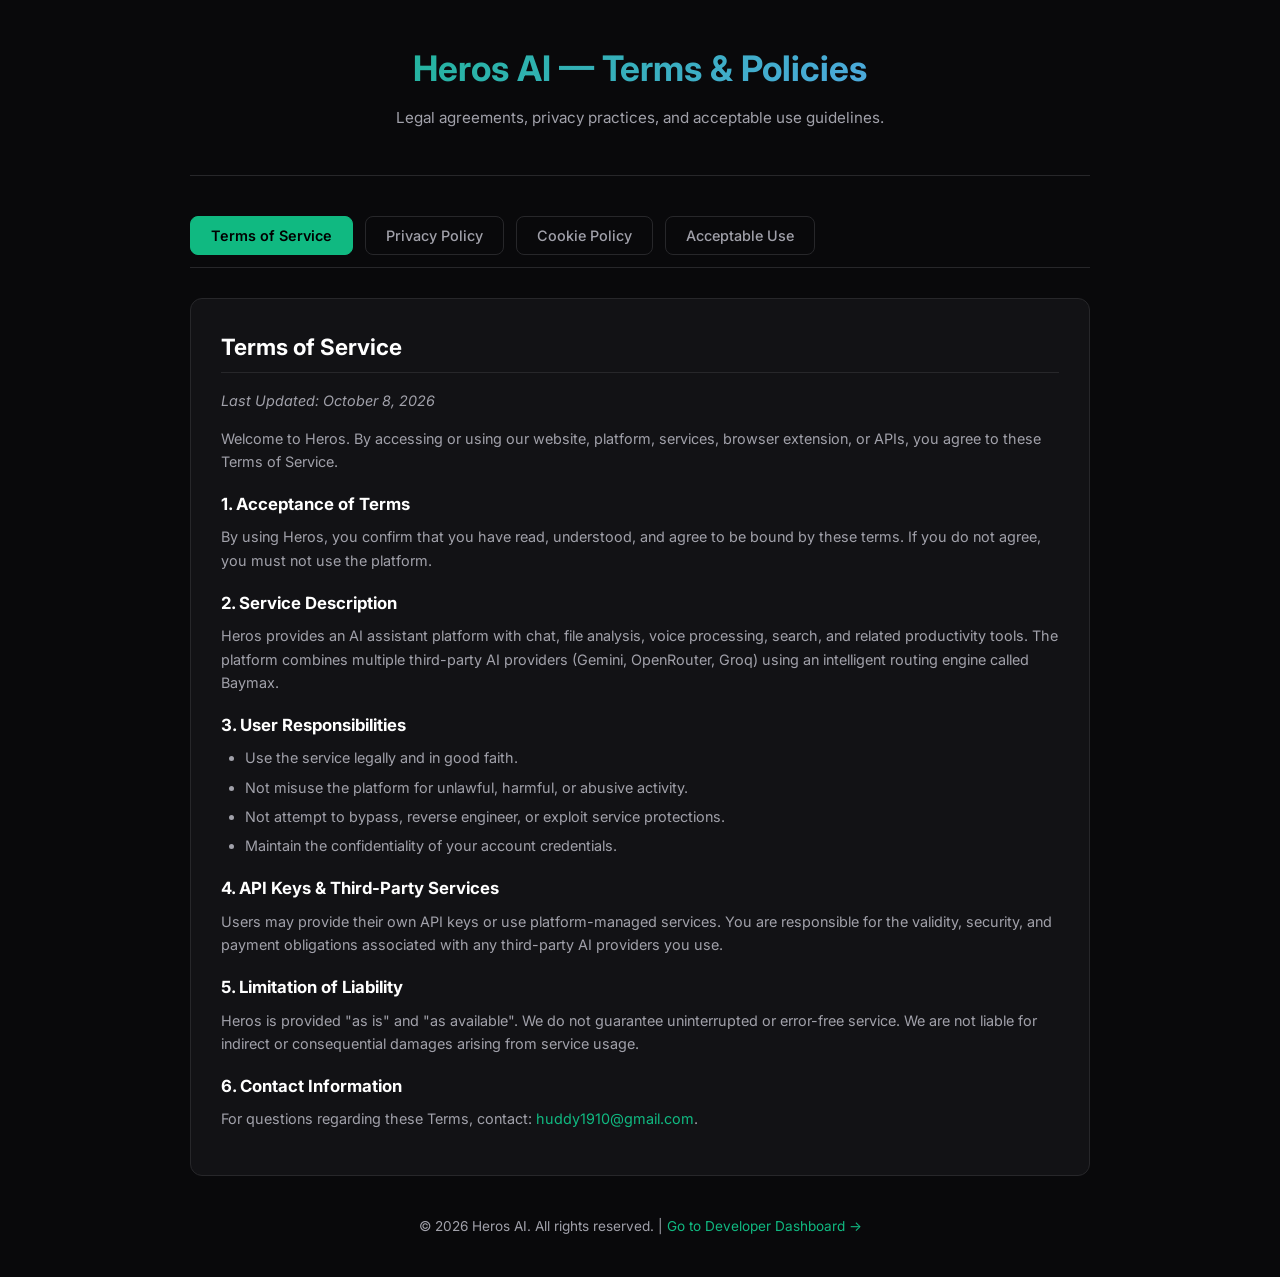
<file: templates/terms_and_privacy.html>
<!DOCTYPE html>
<html lang="en">
<head>
    <meta charset="UTF-8">
    <meta name="viewport" content="width=device-width, initial-scale=1.0">
    <title>Terms & Privacy Policy — Heros AI</title>
    <link rel="preconnect" href="https://fonts.googleapis.com">
    <link rel="preconnect" href="https://fonts.gstatic.com" crossorigin>
    <link href="https://fonts.googleapis.com/css2?family=Inter:wght@300;400;500;600;700&display=swap" rel="stylesheet">
    <style>
        :root {
            --bg-dark: #09090b;
            --bg-card: #121215;
            --border-color: #27272a;
            --accent-color: #10b981;
            --text-main: #f4f4f5;
            --text-muted: #a1a1aa;
        }

        * { 
            margin: 0; 
            padding: 0; 
            box-sizing: border-box; 
            font-family: 'Inter', sans-serif; 
            scrollbar-width: thin;
            scrollbar-color: rgba(255, 255, 255, 0.16) transparent;
        }

        /* Custom Scrollbars */
        ::-webkit-scrollbar { width: 6px; height: 6px; }
        ::-webkit-scrollbar-track { background: transparent; }
        ::-webkit-scrollbar-thumb { background: rgba(255, 255, 255, 0.16); border-radius: 10px; }
        ::-webkit-scrollbar-thumb:hover { background: rgba(255, 255, 255, 0.32); }
        ::-webkit-scrollbar-corner { background: transparent; }

        body {
            background-color: var(--bg-dark);
            color: var(--text-main);
            line-height: 1.6;
            padding: 40px 20px;
        }

        .container {
            max-width: 900px;
            margin: 0 auto;
        }

        .header {
            text-align: center;
            margin-bottom: 40px;
            border-bottom: 1px solid var(--border-color);
            padding-bottom: 30px;
        }

        .header h1 {
            font-size: 2.2rem;
            font-weight: 700;
            background: linear-gradient(135deg, #10b981, #60a5fa);
            -webkit-background-clip: text;
            -webkit-text-fill-color: transparent;
            margin-bottom: 10px;
        }

        .header p { color: var(--text-muted); font-size: 0.95rem; }

        .tabs {
            display: flex;
            gap: 12px;
            margin-bottom: 30px;
            border-bottom: 1px solid var(--border-color);
            padding-bottom: 12px;
            overflow-x: auto;
        }

        .tab-btn {
            background: transparent;
            border: 1px solid var(--border-color);
            color: var(--text-muted);
            padding: 10px 20px;
            border-radius: 8px;
            cursor: pointer;
            font-size: 0.9rem;
            font-weight: 500;
            transition: all 0.2s ease;
        }

        .tab-btn:hover { border-color: var(--text-muted); color: #fff; }
        .tab-btn.active {
            background: var(--accent-color);
            border-color: var(--accent-color);
            color: #000;
            font-weight: 600;
        }

        .content-panel {
            background: var(--bg-card);
            border: 1px solid var(--border-color);
            border-radius: 12px;
            padding: 30px;
            margin-bottom: 40px;
        }

        h2 { font-size: 1.4rem; color: #fff; margin-bottom: 16px; border-bottom: 1px solid var(--border-color); padding-bottom: 8px; }
        h3 { font-size: 1.05rem; color: #fff; margin: 18px 0 8px; }
        p { color: var(--text-muted); font-size: 0.9rem; margin-bottom: 14px; }
        ul { margin-left: 24px; color: var(--text-muted); font-size: 0.9rem; margin-bottom: 14px; }
        li { margin-bottom: 6px; }
        a { color: var(--accent-color); text-decoration: none; }
        a:hover { text-decoration: underline; }

        .footer {
            text-align: center;
            color: var(--text-muted);
            font-size: 0.85rem;
            margin-top: 40px;
        }
    </style>
</head>
<body>

<div class="container">
    <div class="header">
        <h1>Heros AI — Terms & Policies</h1>
        <p>Legal agreements, privacy practices, and acceptable use guidelines.</p>
    </div>

    <div class="tabs">
        <button class="tab-btn active" onclick="showTab('tos')">Terms of Service</button>
        <button class="tab-btn" onclick="showTab('privacy')">Privacy Policy</button>
        <button class="tab-btn" onclick="showTab('cookies')">Cookie Policy</button>
        <button class="tab-btn" onclick="showTab('aup')">Acceptable Use</button>
    </div>

    <!-- TERMS OF SERVICE -->
    <div id="tos" class="content-panel">
        <h2>Terms of Service</h2>
        <p><em>Last Updated: October 8, 2026</em></p>

        <p>Welcome to Heros. By accessing or using our website, platform, services, browser extension, or APIs, you agree to these Terms of Service.</p>

        <h3>1. Acceptance of Terms</h3>
        <p>By using Heros, you confirm that you have read, understood, and agree to be bound by these terms. If you do not agree, you must not use the platform.</p>

        <h3>2. Service Description</h3>
        <p>Heros provides an AI assistant platform with chat, file analysis, voice processing, search, and related productivity tools. The platform combines multiple third-party AI providers (Gemini, OpenRouter, Groq) using an intelligent routing engine called Baymax.</p>

        <h3>3. User Responsibilities</h3>
        <ul>
            <li>Use the service legally and in good faith.</li>
            <li>Not misuse the platform for unlawful, harmful, or abusive activity.</li>
            <li>Not attempt to bypass, reverse engineer, or exploit service protections.</li>
            <li>Maintain the confidentiality of your account credentials.</li>
        </ul>

        <h3>4. API Keys & Third-Party Services</h3>
        <p>Users may provide their own API keys or use platform-managed services. You are responsible for the validity, security, and payment obligations associated with any third-party AI providers you use.</p>

        <h3>5. Limitation of Liability</h3>
        <p>Heros is provided "as is" and "as available". We do not guarantee uninterrupted or error-free service. We are not liable for indirect or consequential damages arising from service usage.</p>

        <h3>6. Contact Information</h3>
        <p>For questions regarding these Terms, contact: <a href="mailto:huddy1910@gmail.com">huddy1910@gmail.com</a>.</p>
    </div>

    <!-- PRIVACY POLICY -->
    <div id="privacy" class="content-panel" style="display: none;">
        <h2>Privacy Policy</h2>
        <p><em>Last Updated: October 8, 2026</em></p>

        <p>Your privacy matters to us. This Privacy Policy explains how Heros collects, uses, stores, and protects information when you use our platform, website, and services.</p>

        <h3>1. Information We Collect</h3>
        <ul>
            <li>Account details such as name and email address</li>
            <li>Chat messages and session history</li>
            <li>Uploaded files and associated content</li>
            <li>API keys provided for AI services (stored using Fernet symmetric encryption)</li>
            <li>Usage statistics and service performance data</li>
        </ul>

        <h3>2. Data Storage & Security</h3>
        <p>We use reasonable technical and organizational safeguards to protect user data. Sensitive information, including API keys, is encrypted before storage. Developers can execute a <strong>Log Purge</strong> or <strong>Permanent Account Deletion</strong> at any time directly from their platform dashboard.</p>

        <h3>3. AI Processing</h3>
        <p>Some data may be sent to third-party AI providers (Gemini, OpenRouter, Groq) to process requests. By using Heros, you acknowledge that user-submitted prompts or files may be processed by AI service providers.</p>

        <h3>4. Contact</h3>
        <p>For privacy requests or questions: <a href="mailto:huddy1910@gmail.com">huddy1910@gmail.com</a>.</p>
    </div>

    <!-- COOKIE POLICY -->
    <div id="cookies" class="content-panel" style="display: none;">
        <h2>Cookie Policy</h2>
        <p><em>Last Updated: October 8, 2026</em></p>

        <p>We use cookies and similar technologies to operate and improve Heros.</p>

        <h3>What cookies do we use?</h3>
        <ul>
            <li><strong>Authentication Cookies:</strong> Keep you signed in securely.</li>
            <li><strong>Session Cookies:</strong> Maintain active playground and chat state.</li>
            <li><strong>Preference Cookies:</strong> Store dark mode and UI layout settings.</li>
            <li><strong>Security Cookies:</strong> Protect against CSRF and unauthorized requests.</li>
        </ul>
    </div>

    <!-- ACCEPTABLE USE POLICY -->
    <div id="aup" class="content-panel" style="display: none;">
        <h2>Acceptable Use Policy</h2>
        <p><em>Last Updated: October 8, 2026</em></p>

        <p>Heros must be used responsibly. Users agree not to:</p>
        <ul>
            <li>Upload harmful, malicious, or illegal content.</li>
            <li>Distribute malware, spam, or phishing content.</li>
            <li>Attempt to reverse engineer or exploit system vulnerabilities.</li>
            <li>Bypass rate limits or authentication systems.</li>
            <li>Process confidential or regulated data without proper permission.</li>
        </ul>
        <p>Violations may lead to account suspension or termination.</p>
    </div>

    <div class="footer">
        &copy; 2026 Heros AI. All rights reserved. | <a href="/platform">Go to Developer Dashboard &rarr;</a>
    </div>
</div>

<script>
function showTab(tabId) {
    document.querySelectorAll('.content-panel').forEach(el => el.style.display = 'none');
    document.querySelectorAll('.tab-btn').forEach(el => el.classList.remove('active'));
    
    document.getElementById(tabId).style.display = 'block';
    event.target.classList.add('active');
}
</script>
</body>
</html>
</file>
